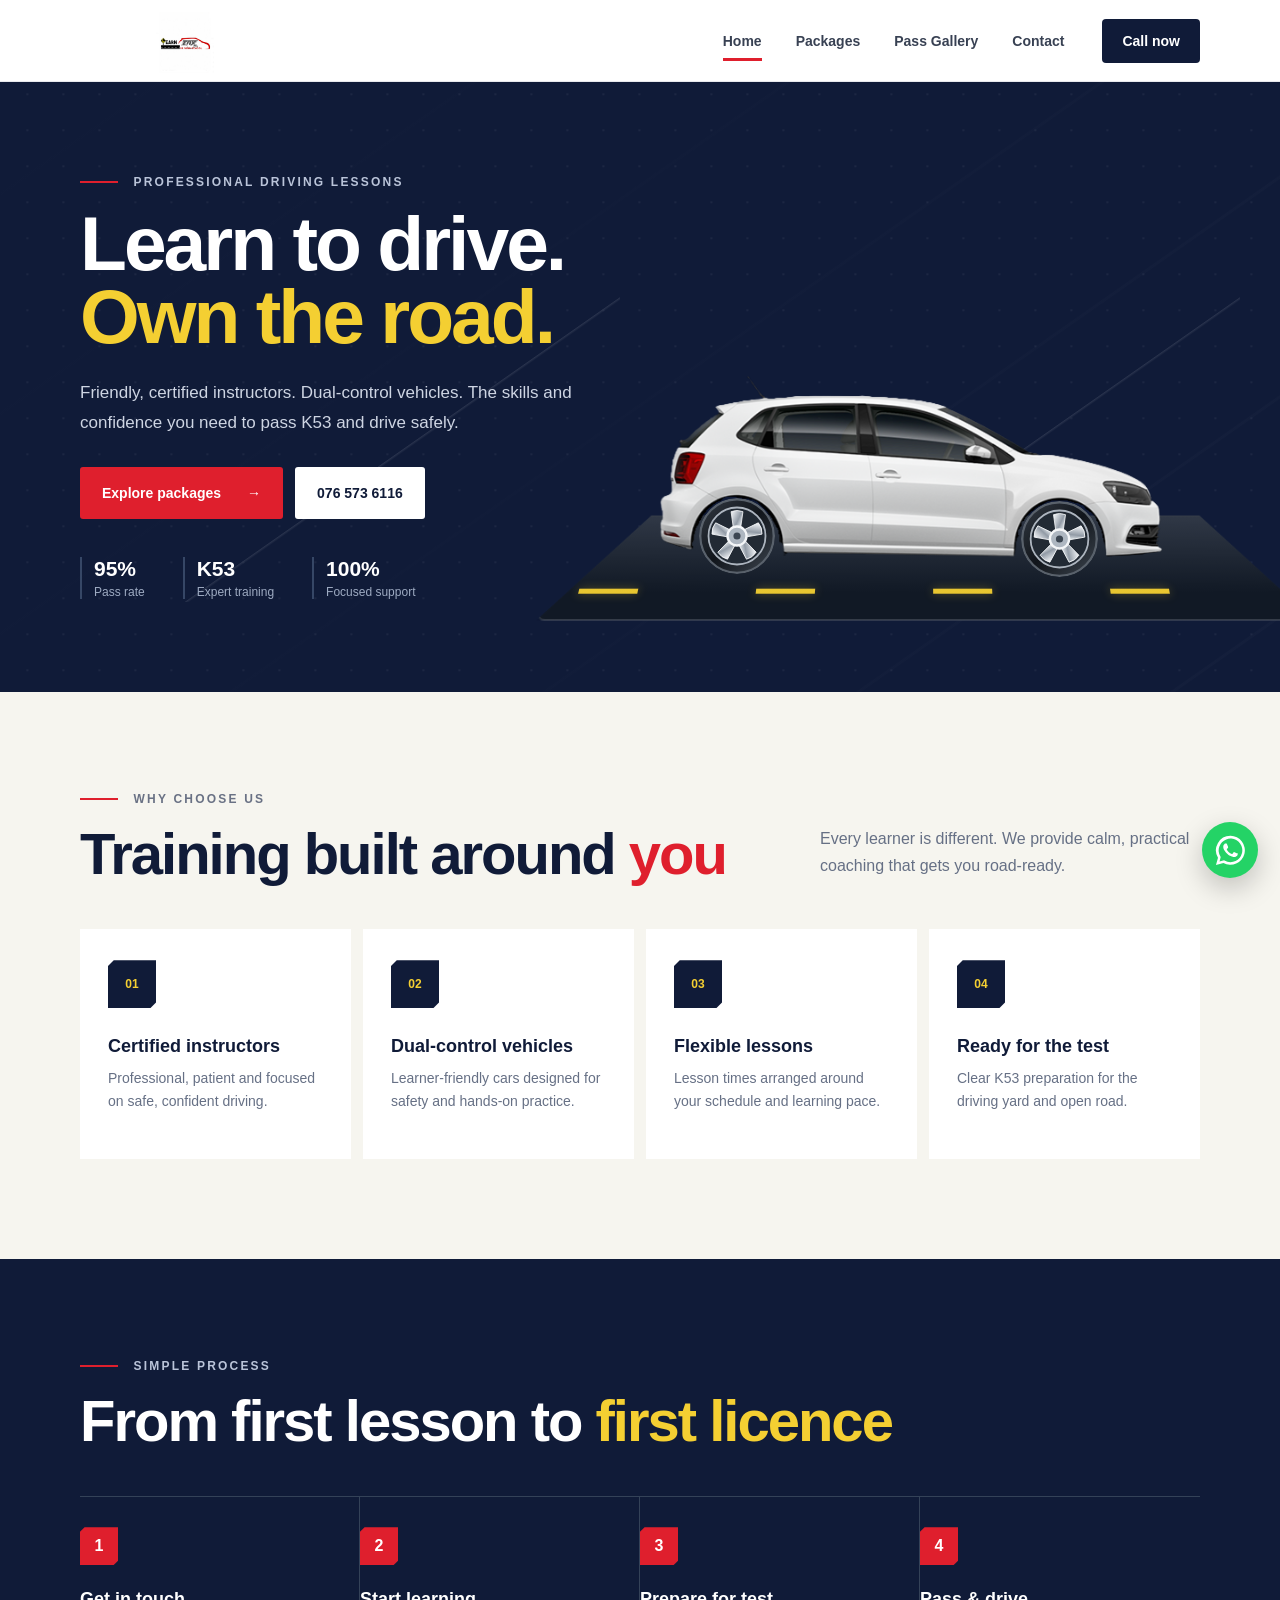
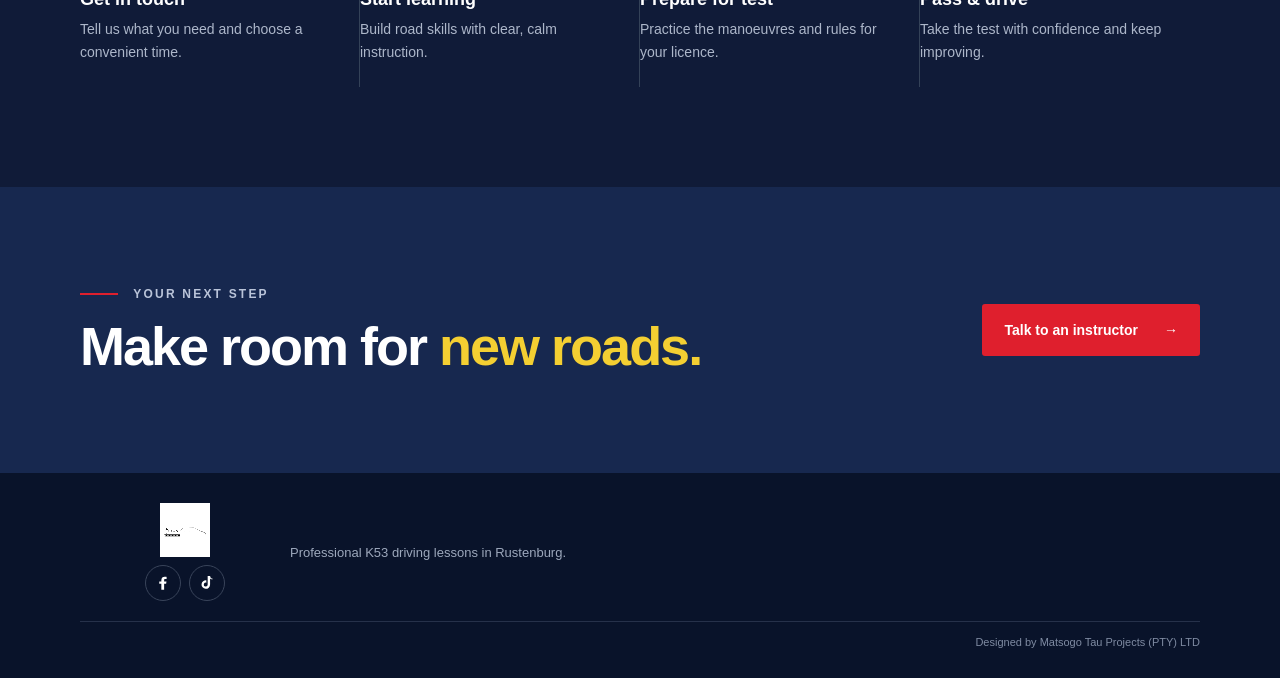
<file: index.html>
<!DOCTYPE html>
<html lang="en">
<head>
  <meta charset="UTF-8">
  <meta name="viewport" content="width=device-width, initial-scale=1.0">
  <meta name="theme-color" content="#101b38">
  <meta name="description" content="Fox Driving School offers professional learner training and K53 driving lessons in Rustenburg.">
  <title>Fox Driving School | Learn to Drive with Confidence</title>
  <link rel="stylesheet" href="styles.css?v=30">
</head>
<body>
  <header class="site-header">
    <div class="container nav-wrap">
      <a class="brand" href="index.html" aria-label="Fox Driving School home">
        <img src="assets/logo.png" alt="Fox Driving School">
      </a>
      <button class="menu-toggle" type="button" aria-expanded="false" aria-controls="main-nav" aria-label="Open menu">
        <span></span><span></span><span></span>
      </button>
      <nav id="main-nav" class="main-nav" aria-label="Main navigation">
        <a class="active" href="index.html" aria-current="page">Home</a>
        <a href="packages.html">Packages</a>
        <a href="pass-gallery.html">Pass Gallery</a>
        <a href="contact.html">Contact</a>
      </nav>
      <a class="nav-cta" href="tel:+27765736116">Call now</a>
    </div>
  </header>

  <main>
    <section id="home" class="hero">
      <div class="hero-lines" aria-hidden="true"></div>
      <div class="container hero-grid">
        <div class="hero-copy">
          <p class="eyebrow"><span></span> Professional driving lessons</p>
          <h1>Learn to drive.<br><em>Own the road.</em></h1>
          <p class="hero-lead">Friendly, certified instructors. Dual-control vehicles. The skills and confidence you need to pass K53 and drive safely.</p>
          <div class="hero-actions">
            <a class="btn btn-primary" href="packages.html">Explore packages <span aria-hidden="true">→</span></a>
            <a class="btn btn-secondary" href="tel:+27765736116">076 573 6116</a>
          </div>
          <div class="trust-row" aria-label="Fox Driving School highlights">
            <div><strong>95%</strong><span>Pass rate</span></div>
            <div><strong>K53</strong><span>Expert training</span></div>
            <div><strong>100%</strong><span>Focused support</span></div>
          </div>
        </div>
        <div class="hero-visual">
          <div class="road-track" aria-hidden="true"></div>
          <div class="hatchback-card" role="img" aria-label="White hatchback driving on the road">
            <img class="hero-car-image" src="assets/hero-car-body.png?v=1" alt="">
            <span class="wheel-spinner wheel-spinner-left" aria-hidden="true"><img src="assets/hero-wheel-alloy.svg?v=27" alt=""></span>
            <span class="wheel-spinner wheel-spinner-right" aria-hidden="true"><img src="assets/hero-wheel-alloy.svg?v=27" alt=""></span>
          </div>
        </div>
      </div>
    </section>

    <section id="why-us" class="why-section section">
      <div class="container">
        <div class="section-heading">
          <div>
            <p class="eyebrow dark"><span></span> Why choose us</p>
            <h2>Training built around <em>you</em></h2>
          </div>
          <p>Every learner is different. We provide calm, practical coaching that gets you road-ready.</p>
        </div>
        <div class="feature-grid">
          <article class="feature-card">
            <div class="feature-icon">01</div>
            <h3>Certified instructors</h3>
            <p>Professional, patient and focused on safe, confident driving.</p>
          </article>
          <article class="feature-card">
            <div class="feature-icon">02</div>
            <h3>Dual-control vehicles</h3>
            <p>Learner-friendly cars designed for safety and hands-on practice.</p>
          </article>
          <article class="feature-card">
            <div class="feature-icon">03</div>
            <h3>Flexible lessons</h3>
            <p>Lesson times arranged around your schedule and learning pace.</p>
          </article>
          <article class="feature-card">
            <div class="feature-icon">04</div>
            <h3>Ready for the test</h3>
            <p>Clear K53 preparation for the driving yard and open road.</p>
          </article>
        </div>
      </div>
    </section>

    <section id="process" class="process-section section">
      <div class="container">
        <div class="section-heading light-heading">
          <div>
            <p class="eyebrow"><span></span> Simple process</p>
            <h2>From first lesson to <em>first licence</em></h2>
          </div>
        </div>
        <div class="steps">
          <article><span>1</span><h3>Get in touch</h3><p>Tell us what you need and choose a convenient time.</p></article>
          <article><span>2</span><h3>Start learning</h3><p>Build road skills with clear, calm instruction.</p></article>
          <article><span>3</span><h3>Prepare for test</h3><p>Practice the manoeuvres and rules for your licence.</p></article>
          <article><span>4</span><h3>Pass & drive</h3><p>Take the test with confidence and keep improving.</p></article>
        </div>
      </div>
    </section>

    <section class="home-cta section">
      <div class="container home-cta-inner">
        <div><p class="eyebrow"><span></span> Your next step</p><h2>Make room for <em>new roads.</em></h2></div>
        <a class="btn btn-primary" href="contact.html">Talk to an instructor <span>→</span></a>
      </div>
    </section>
  </main>

  <footer>
    <div class="container footer-grid">
      <div class="footer-brand-group">
        <a class="brand footer-brand" href="index.html"><img src="assets/logo.png" alt="Fox Driving School"></a>
        <div class="footer-social">
          <a href="https://www.facebook.com/" aria-label="Facebook"><svg viewBox="0 0 24 24" aria-hidden="true"><path fill="currentColor" d="M13.5 21v-8h2.7l.4-3h-3.1V8.1c0-.9.3-1.5 1.6-1.5h1.7V3.9c-.3 0-1.4-.1-2.6-.1-2.6 0-4.4 1.6-4.4 4.5V10H7v3h2.8v8h3.7z"/></svg></a>
          <a href="https://www.tiktok.com/@fox_driving_school" aria-label="TikTok"><svg viewBox="0 0 24 24" aria-hidden="true"><path fill="currentColor" d="M19.6 7.1a5.7 5.7 0 0 1-3.5-1.2v8.2a5.7 5.7 0 1 1-5-5.7v3.2a2.6 2.6 0 1 0 1.8 2.5V2.5h3.2c.2 2 1.6 3.6 3.5 3.9v.7Z"/></svg></a>
        </div>
      </div>
      <p>Professional K53 driving lessons in Rustenburg.</p>
    </div>
    <div class="container footer-credit">Designed by Matsogo Tau Projects (PTY) LTD</div>
  </footer>

  <a class="whatsapp-float" href="https://wa.me/27765736116?text=Hello%20Fox%20Driving%20School!%20I%27d%20like%20to%20ask%20about%20driving%20lessons." target="_blank" rel="noopener" aria-label="Chat on WhatsApp">
    <svg viewBox="0 0 32 32" aria-hidden="true" focusable="false"><path fill="currentColor" d="M16 .8A15 15 0 0 0 3.1 23.5L1 31l7.7-2A15 15 0 1 0 16 .8Zm0 27.3a12.2 12.2 0 0 1-6.2-1.7l-.5-.3-4.6 1.2 1.2-4.5-.3-.5A12.2 12.2 0 1 1 16 28.1Zm6.7-9.2c-.4-.2-2.2-1.1-2.6-1.2-.3-.1-.6-.2-.8.2-.3.4-1 1.2-1.2 1.5-.2.2-.4.3-.8.1-.4-.2-1.6-.6-3-1.8-1.1-1-1.8-2.2-2-2.6-.2-.4 0-.6.2-.8l.6-.7.4-.7c.1-.3 0-.5 0-.7l-1.2-2.8c-.3-.7-.6-.6-.8-.6h-.7c-.3 0-.7.1-1 .5-.4.4-1.3 1.3-1.3 3.1s1.3 3.6 1.5 3.9c.2.3 2.6 4 6.2 5.5.9.4 1.6.6 2.1.7.9.3 1.8.2 2.4.1.7-.1 2.2-.9 2.5-1.7.3-.9.3-1.6.2-1.7-.1-.2-.4-.3-.8-.5Z"/></svg>
  </a>

  <script src="script.js"></script>
</body>
</html>
</file>
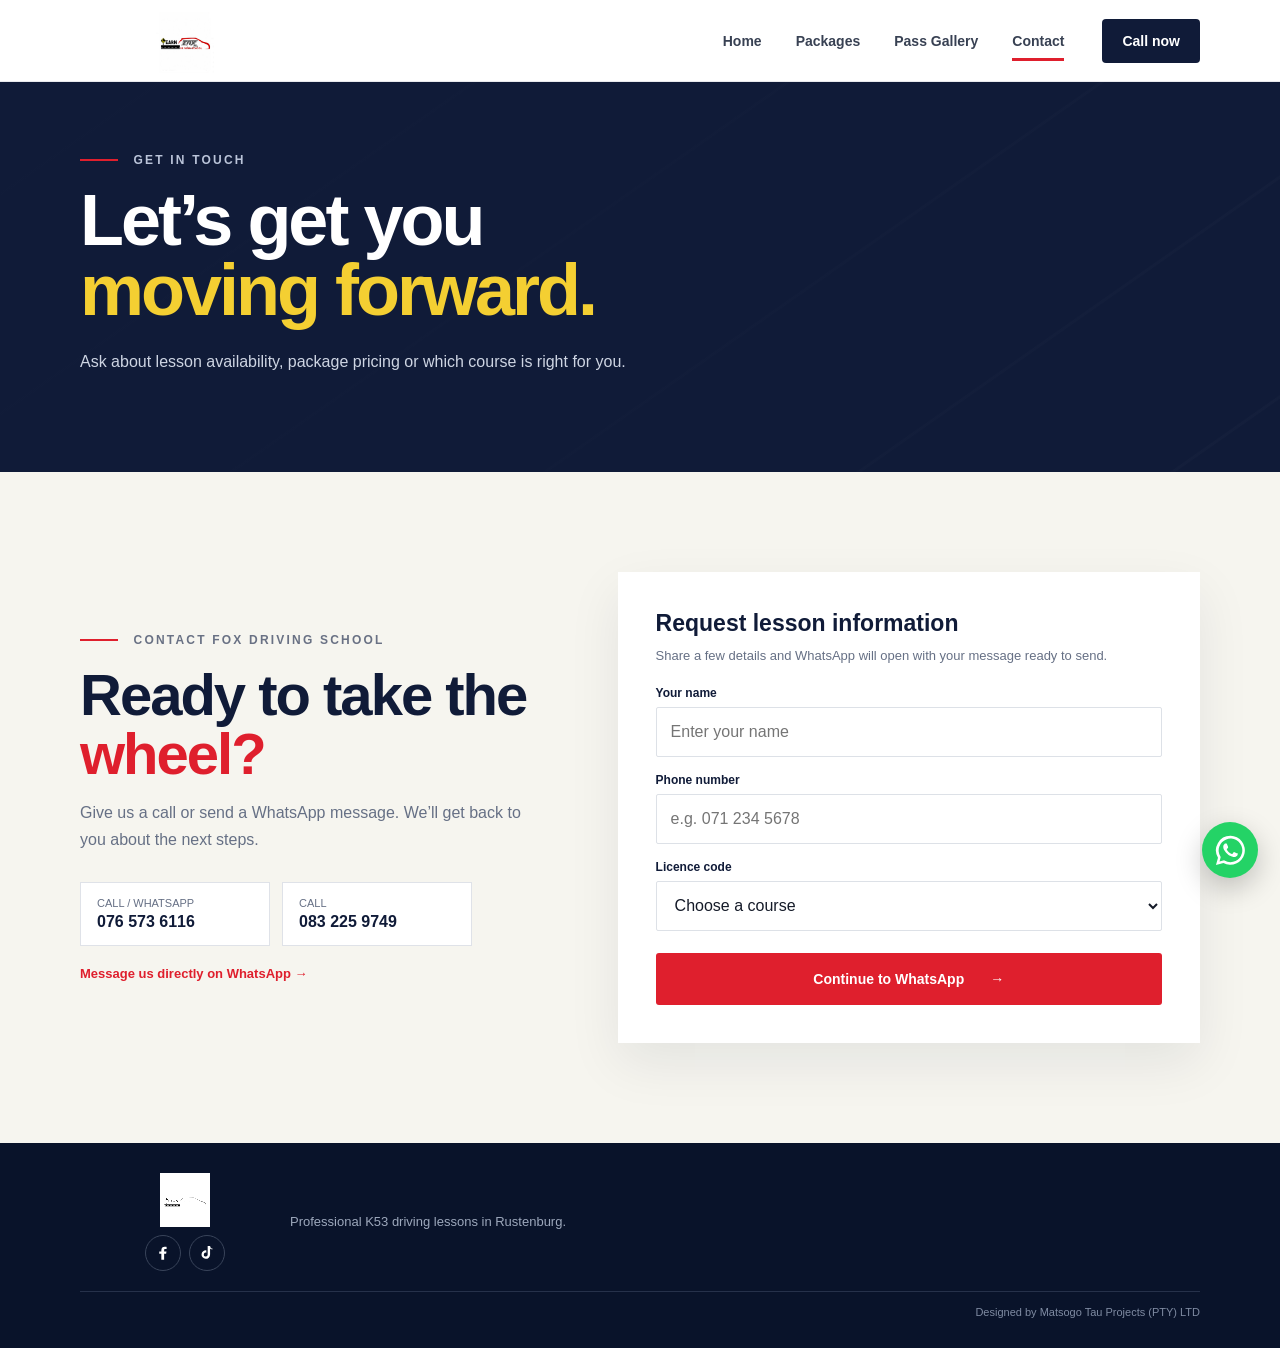
<file: contact.html>
<!DOCTYPE html>
<html lang="en">
<head>
  <meta charset="UTF-8">
  <meta name="viewport" content="width=device-width, initial-scale=1.0">
  <meta name="theme-color" content="#101b38">
  <meta name="description" content="Contact Fox Driving School in Rustenburg to ask about lesson times, driving packages and pricing.">
  <title>Contact & Book | Fox Driving School</title>
  <link rel="stylesheet" href="styles.css?v=30">
</head>
<body>
  <header class="site-header">
    <div class="container nav-wrap">
      <a class="brand" href="index.html" aria-label="Fox Driving School home"><img src="assets/logo.png" alt="Fox Driving School"></a>
      <button class="menu-toggle" type="button" aria-expanded="false" aria-controls="main-nav" aria-label="Open menu"><span></span><span></span><span></span></button>
      <nav id="main-nav" class="main-nav" aria-label="Main navigation">
        <a href="index.html">Home</a><a href="packages.html">Packages</a><a href="pass-gallery.html">Pass Gallery</a><a class="active" href="contact.html" aria-current="page">Contact</a>
      </nav>
      <a class="nav-cta" href="tel:+27765736116">Call now</a>
    </div>
  </header>
  <main>
    <section class="page-hero contact-hero">
      <div class="container page-hero-inner">
        <p class="eyebrow"><span></span> Get in touch</p>
        <h1>Let’s get you<br><em>moving forward.</em></h1>
        <p>Ask about lesson availability, package pricing or which course is right for you.</p>
      </div>
    </section>
    <section class="section contact-section">
      <div class="container contact-grid">
        <div class="contact-copy">
          <p class="eyebrow dark"><span></span> Contact Fox Driving School</p>
          <h2>Ready to take the <em>wheel?</em></h2>
          <p>Give us a call or send a WhatsApp message. We’ll get back to you about the next steps.</p>
          <div class="contact-details">
            <a href="tel:+27765736116"><span>Call / WhatsApp</span><strong>076 573 6116</strong></a>
            <a href="tel:+27832259749"><span>Call</span><strong>083 225 9749</strong></a>
          </div>
          <a class="contact-direct" href="https://wa.me/27765736116?text=Hello%20Fox%20Driving%20School!%20I%27d%20like%20to%20ask%20about%20driving%20lesson%20availability." target="_blank" rel="noopener">Message us directly on WhatsApp →</a>
        </div>
        <form id="booking-form" class="booking-form">
          <h3>Request lesson information</h3>
          <p>Share a few details and WhatsApp will open with your message ready to send.</p>
          <label><span>Your name</span><input name="name" type="text" placeholder="Enter your name" required></label>
          <label><span>Phone number</span><input name="phone" type="tel" placeholder="e.g. 071 234 5678" required></label>
          <label><span>Licence code</span><select name="course" required><option value="">Choose a course</option><option>K53 test preparation</option><option>Code 2 - Light motor vehicle</option><option>Code 8 - Standard motor vehicle</option><option>Code 10 - Heavy motor vehicle</option><option>Code 14 - Heavy combination vehicle</option></select></label>
          <button class="btn btn-primary" type="submit">Continue to WhatsApp <span>→</span></button>
        </form>
      </div>
    </section>
  </main>
  <footer><div class="container footer-grid"><div class="footer-brand-group"><a class="brand footer-brand" href="index.html"><img src="assets/logo.png" alt="Fox Driving School"></a><div class="footer-social"><a href="https://www.facebook.com/" aria-label="Facebook"><svg viewBox="0 0 24 24" aria-hidden="true"><path fill="currentColor" d="M13.5 21v-8h2.7l.4-3h-3.1V8.1c0-.9.3-1.5 1.6-1.5h1.7V3.9c-.3 0-1.4-.1-2.6-.1-2.6 0-4.4 1.6-4.4 4.5V10H7v3h2.8v8h3.7z"/></svg></a><a href="https://www.tiktok.com/@fox_driving_school" aria-label="TikTok"><svg viewBox="0 0 24 24" aria-hidden="true"><path fill="currentColor" d="M19.6 7.1a5.7 5.7 0 0 1-3.5-1.2v8.2a5.7 5.7 0 1 1-5-5.7v3.2a2.6 2.6 0 1 0 1.8 2.5V2.5h3.2c.2 2 1.6 3.6 3.5 3.9v.7Z"/></svg></a></div></div><p>Professional K53 driving lessons in Rustenburg.</p></div><div class="container footer-credit">Designed by Matsogo Tau Projects (PTY) LTD</div></footer>
  <a class="whatsapp-float" href="https://wa.me/27765736116?text=Hello%20Fox%20Driving%20School!%20I%27d%20like%20to%20ask%20about%20driving%20lessons." target="_blank" rel="noopener" aria-label="Chat on WhatsApp"><svg viewBox="0 0 32 32" aria-hidden="true" focusable="false"><path fill="currentColor" d="M16 .8A15 15 0 0 0 3.1 23.5L1 31l7.7-2A15 15 0 1 0 16 .8Zm0 27.3a12.2 12.2 0 0 1-6.2-1.7l-.5-.3-4.6 1.2 1.2-4.5-.3-.5A12.2 12.2 0 1 1 16 28.1Zm6.7-9.2c-.4-.2-2.2-1.1-2.6-1.2-.3-.1-.6-.2-.8.2-.3.4-1 1.2-1.2 1.5-.2.2-.4.3-.8.1-.4-.2-1.6-.6-3-1.8-1.1-1-1.8-2.2-2-2.6-.2-.4 0-.6.2-.8l.6-.7.4-.7c.1-.3 0-.5 0-.7l-1.2-2.8c-.3-.7-.6-.6-.8-.6h-.7c-.3 0-.7.1-1 .5-.4.4-1.3 1.3-1.3 3.1s1.3 3.6 1.5 3.9c.2.3 2.6 4 6.2 5.5.9.4 1.6.6 2.1.7.9.3 1.8.2 2.4.1.7-.1 2.2-.9 2.5-1.7.3-.9.3-1.6.2-1.7-.1-.2-.4-.3-.8-.5Z"/></svg></a>
  <script src="script.js"></script>
</body>
</html>
</file>
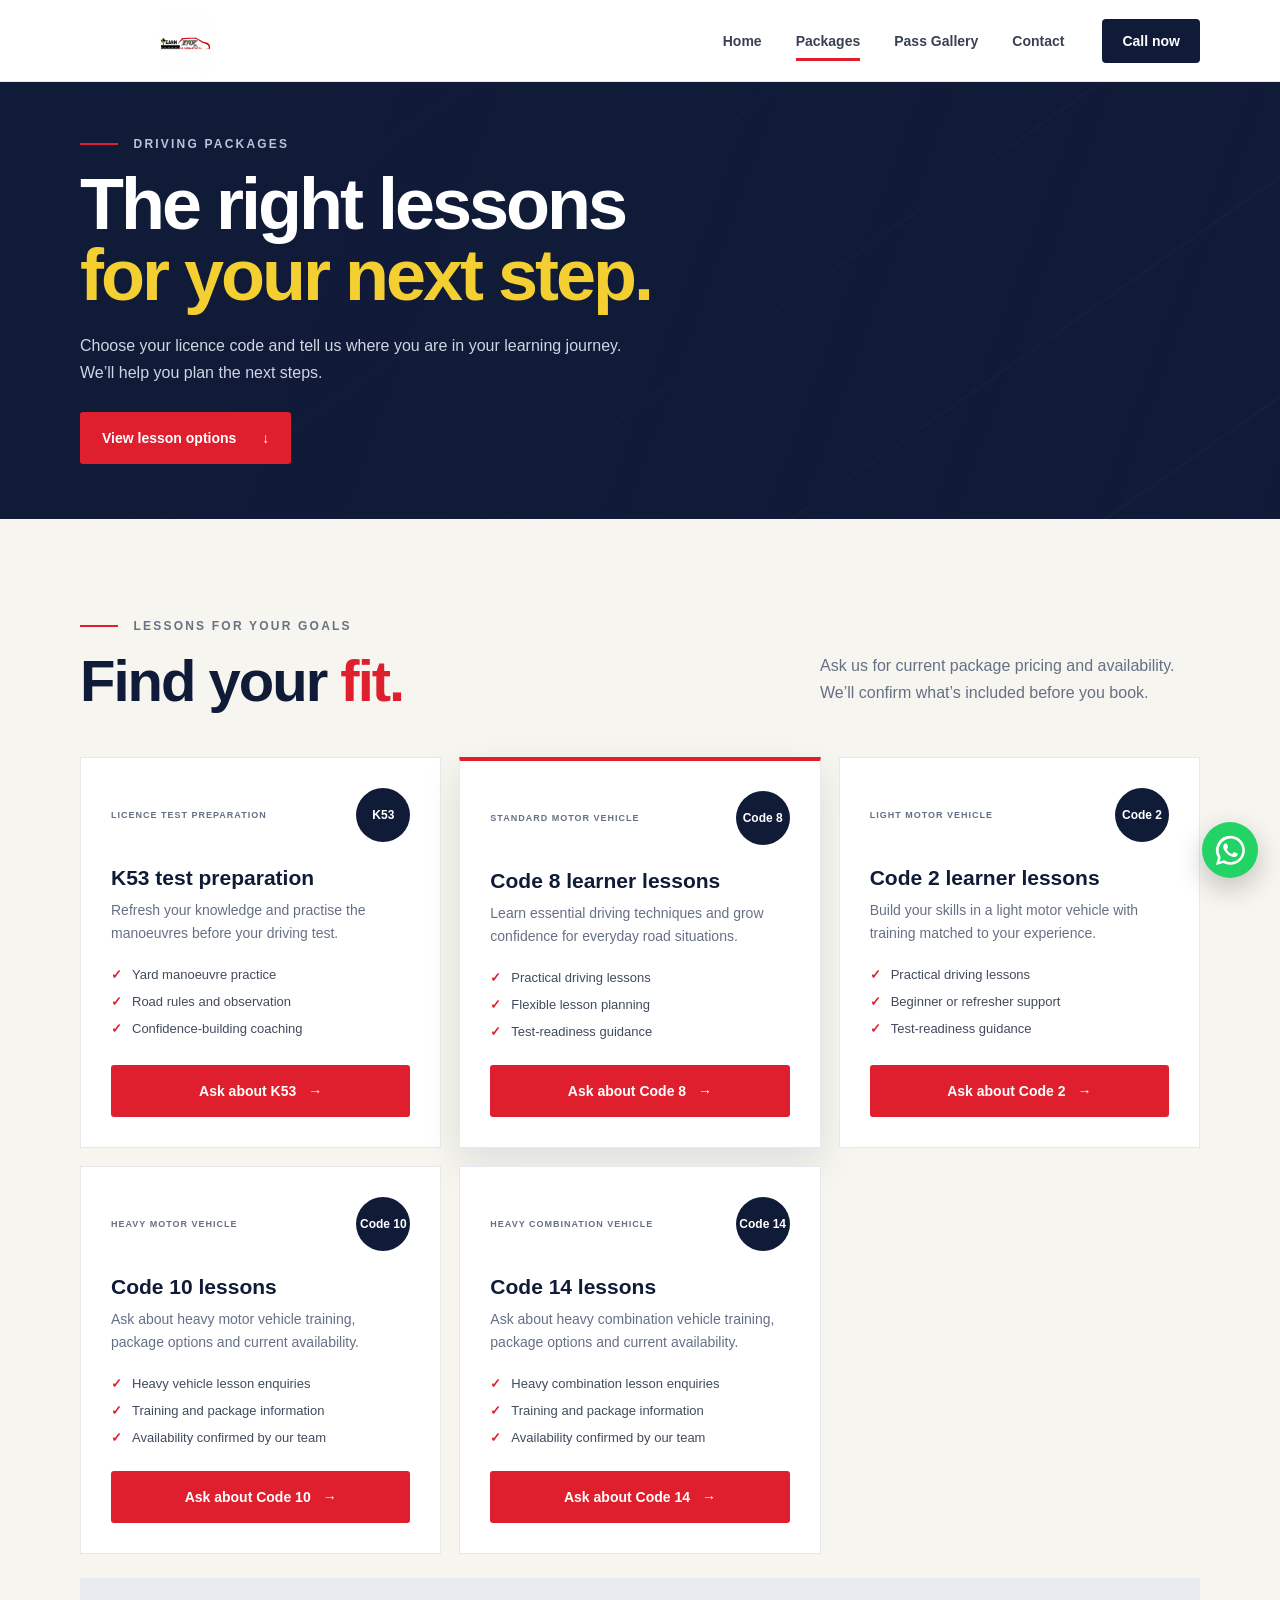
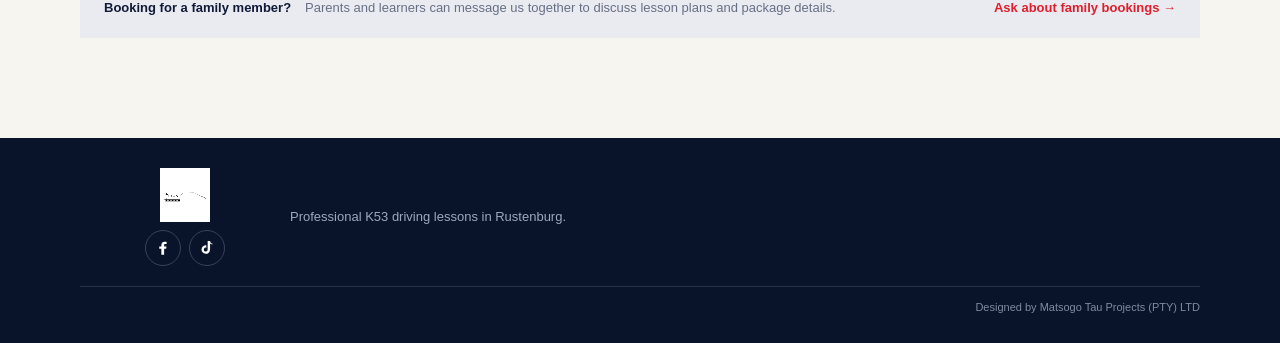
<file: packages.html>
<!DOCTYPE html>
<html lang="en">
<head>
  <meta charset="UTF-8">
  <meta name="viewport" content="width=device-width, initial-scale=1.0">
  <meta name="theme-color" content="#101b38">
  <meta name="description" content="Explore Code 2, Code 8, Code 10, Code 14 and K53 driving lesson packages from Fox Driving School in Rustenburg.">
  <title>Driving Packages | Fox Driving School</title>
  <link rel="stylesheet" href="styles.css?v=30">
</head>
<body>
  <header class="site-header">
    <div class="container nav-wrap">
      <a class="brand" href="index.html" aria-label="Fox Driving School home"><img src="assets/logo.png" alt="Fox Driving School"></a>
      <button class="menu-toggle" type="button" aria-expanded="false" aria-controls="main-nav" aria-label="Open menu"><span></span><span></span><span></span></button>
      <nav id="main-nav" class="main-nav" aria-label="Main navigation">
        <a href="index.html">Home</a><a class="active" href="packages.html" aria-current="page">Packages</a><a href="pass-gallery.html">Pass Gallery</a><a href="contact.html">Contact</a>
      </nav>
      <a class="nav-cta" href="tel:+27765736116">Call now</a>
    </div>
  </header>
  <main>
    <section class="page-hero">
      <div class="container page-hero-inner">
        <p class="eyebrow"><span></span> Driving packages</p>
        <h1>The right lessons<br><em>for your next step.</em></h1>
        <p>Choose your licence code and tell us where you are in your learning journey. We’ll help you plan the next steps.</p>
        <a class="btn btn-primary" href="#packages">View lesson options <span>↓</span></a>
      </div>
    </section>
    <section id="packages" class="section packages-section">
      <div class="container">
        <div class="section-heading">
          <div><p class="eyebrow dark"><span></span> Lessons for your goals</p><h2>Find your <em>fit.</em></h2></div>
          <p>Ask us for current package pricing and availability. We’ll confirm what’s included before you book.</p>
        </div>
        <div class="package-grid">
          <article class="package-card">
            <div class="package-card-top"><span class="package-tag">LICENCE TEST PREPARATION</span><div class="course-code">K53</div></div>
            <h3>K53 test preparation</h3>
            <p>Refresh your knowledge and practise the manoeuvres before your driving test.</p>
            <ul><li>Yard manoeuvre practice</li><li>Road rules and observation</li><li>Confidence-building coaching</li></ul>
            <a class="btn btn-primary" href="https://wa.me/27765736116?text=Hello%20Fox%20Driving%20School!%20Please%20send%20me%20your%20K53%20test%20preparation%20packages%2C%20pricing%20and%20availability." target="_blank" rel="noopener">Ask about K53 <span>→</span></a>
          </article>
          <article class="package-card package-featured">
            <div class="package-card-top"><span class="package-tag">STANDARD MOTOR VEHICLE</span><div class="course-code">Code 8</div></div>
            <h3>Code 8 learner lessons</h3>
            <p>Learn essential driving techniques and grow confidence for everyday road situations.</p>
            <ul><li>Practical driving lessons</li><li>Flexible lesson planning</li><li>Test-readiness guidance</li></ul>
            <a class="btn btn-primary" href="https://wa.me/27765736116?text=Hello%20Fox%20Driving%20School!%20Please%20send%20me%20your%20Code%208%20lesson%20packages%2C%20pricing%20and%20availability." target="_blank" rel="noopener">Ask about Code 8 <span>→</span></a>
          </article>
          <article class="package-card">
            <div class="package-card-top"><span class="package-tag">LIGHT MOTOR VEHICLE</span><div class="course-code">Code 2</div></div>
            <h3>Code 2 learner lessons</h3>
            <p>Build your skills in a light motor vehicle with training matched to your experience.</p>
            <ul><li>Practical driving lessons</li><li>Beginner or refresher support</li><li>Test-readiness guidance</li></ul>
            <a class="btn btn-primary" href="https://wa.me/27765736116?text=Hello%20Fox%20Driving%20School!%20Please%20send%20me%20your%20Code%202%20lesson%20packages%2C%20pricing%20and%20availability." target="_blank" rel="noopener">Ask about Code 2 <span>→</span></a>
          </article>
          <article class="package-card">
            <div class="package-card-top"><span class="package-tag">HEAVY MOTOR VEHICLE</span><div class="course-code">Code 10</div></div>
            <h3>Code 10 lessons</h3>
            <p>Ask about heavy motor vehicle training, package options and current availability.</p>
            <ul><li>Heavy vehicle lesson enquiries</li><li>Training and package information</li><li>Availability confirmed by our team</li></ul>
            <a class="btn btn-primary" href="https://wa.me/27765736116?text=Hello%20Fox%20Driving%20School!%20Please%20send%20me%20your%20Code%2010%20heavy%20motor%20vehicle%20lesson%20packages%2C%20pricing%20and%20availability." target="_blank" rel="noopener">Ask about Code 10 <span>→</span></a>
          </article>
          <article class="package-card">
            <div class="package-card-top"><span class="package-tag">HEAVY COMBINATION VEHICLE</span><div class="course-code">Code 14</div></div>
            <h3>Code 14 lessons</h3>
            <p>Ask about heavy combination vehicle training, package options and current availability.</p>
            <ul><li>Heavy combination lesson enquiries</li><li>Training and package information</li><li>Availability confirmed by our team</li></ul>
            <a class="btn btn-primary" href="https://wa.me/27765736116?text=Hello%20Fox%20Driving%20School!%20Please%20send%20me%20your%20Code%2014%20heavy%20combination%20vehicle%20lesson%20packages%2C%20pricing%20and%20availability." target="_blank" rel="noopener">Ask about Code 14 <span>→</span></a>
          </article>
        </div>
        <div class="package-note"><strong>Booking for a family member?</strong><span>Parents and learners can message us together to discuss lesson plans and package details.</span><a href="https://wa.me/27765736116?text=Hello%20Fox%20Driving%20School!%20I%27m%20a%20parent%20asking%20about%20lesson%20packages%20for%20a%20learner.%20Please%20share%20your%20pricing%20and%20what%20is%20included." target="_blank" rel="noopener">Ask about family bookings →</a></div>
      </div>
    </section>
  </main>
  <footer><div class="container footer-grid"><div class="footer-brand-group"><a class="brand footer-brand" href="index.html"><img src="assets/logo.png" alt="Fox Driving School"></a><div class="footer-social"><a href="https://www.facebook.com/" aria-label="Facebook"><svg viewBox="0 0 24 24" aria-hidden="true"><path fill="currentColor" d="M13.5 21v-8h2.7l.4-3h-3.1V8.1c0-.9.3-1.5 1.6-1.5h1.7V3.9c-.3 0-1.4-.1-2.6-.1-2.6 0-4.4 1.6-4.4 4.5V10H7v3h2.8v8h3.7z"/></svg></a><a href="https://www.tiktok.com/@fox_driving_school" aria-label="TikTok"><svg viewBox="0 0 24 24" aria-hidden="true"><path fill="currentColor" d="M19.6 7.1a5.7 5.7 0 0 1-3.5-1.2v8.2a5.7 5.7 0 1 1-5-5.7v3.2a2.6 2.6 0 1 0 1.8 2.5V2.5h3.2c.2 2 1.6 3.6 3.5 3.9v.7Z"/></svg></a></div></div><p>Professional K53 driving lessons in Rustenburg.</p></div><div class="container footer-credit">Designed by Matsogo Tau Projects (PTY) LTD</div></footer>
  <a class="whatsapp-float" href="https://wa.me/27765736116?text=Hello%20Fox%20Driving%20School!%20I%27d%20like%20to%20ask%20about%20driving%20packages." target="_blank" rel="noopener" aria-label="Chat on WhatsApp"><svg viewBox="0 0 32 32" aria-hidden="true" focusable="false"><path fill="currentColor" d="M16 .8A15 15 0 0 0 3.1 23.5L1 31l7.7-2A15 15 0 1 0 16 .8Zm0 27.3a12.2 12.2 0 0 1-6.2-1.7l-.5-.3-4.6 1.2 1.2-4.5-.3-.5A12.2 12.2 0 1 1 16 28.1Zm6.7-9.2c-.4-.2-2.2-1.1-2.6-1.2-.3-.1-.6-.2-.8.2-.3.4-1 1.2-1.2 1.5-.2.2-.4.3-.8.1-.4-.2-1.6-.6-3-1.8-1.1-1-1.8-2.2-2-2.6-.2-.4 0-.6.2-.8l.6-.7.4-.7c.1-.3 0-.5 0-.7l-1.2-2.8c-.3-.7-.6-.6-.8-.6h-.7c-.3 0-.7.1-1 .5-.4.4-1.3 1.3-1.3 3.1s1.3 3.6 1.5 3.9c.2.3 2.6 4 6.2 5.5.9.4 1.6.6 2.1.7.9.3 1.8.2 2.4.1.7-.1 2.2-.9 2.5-1.7.3-.9.3-1.6.2-1.7-.1-.2-.4-.3-.8-.5Z"/></svg></a>
  <script src="script.js"></script>
</body>
</html>
</file>
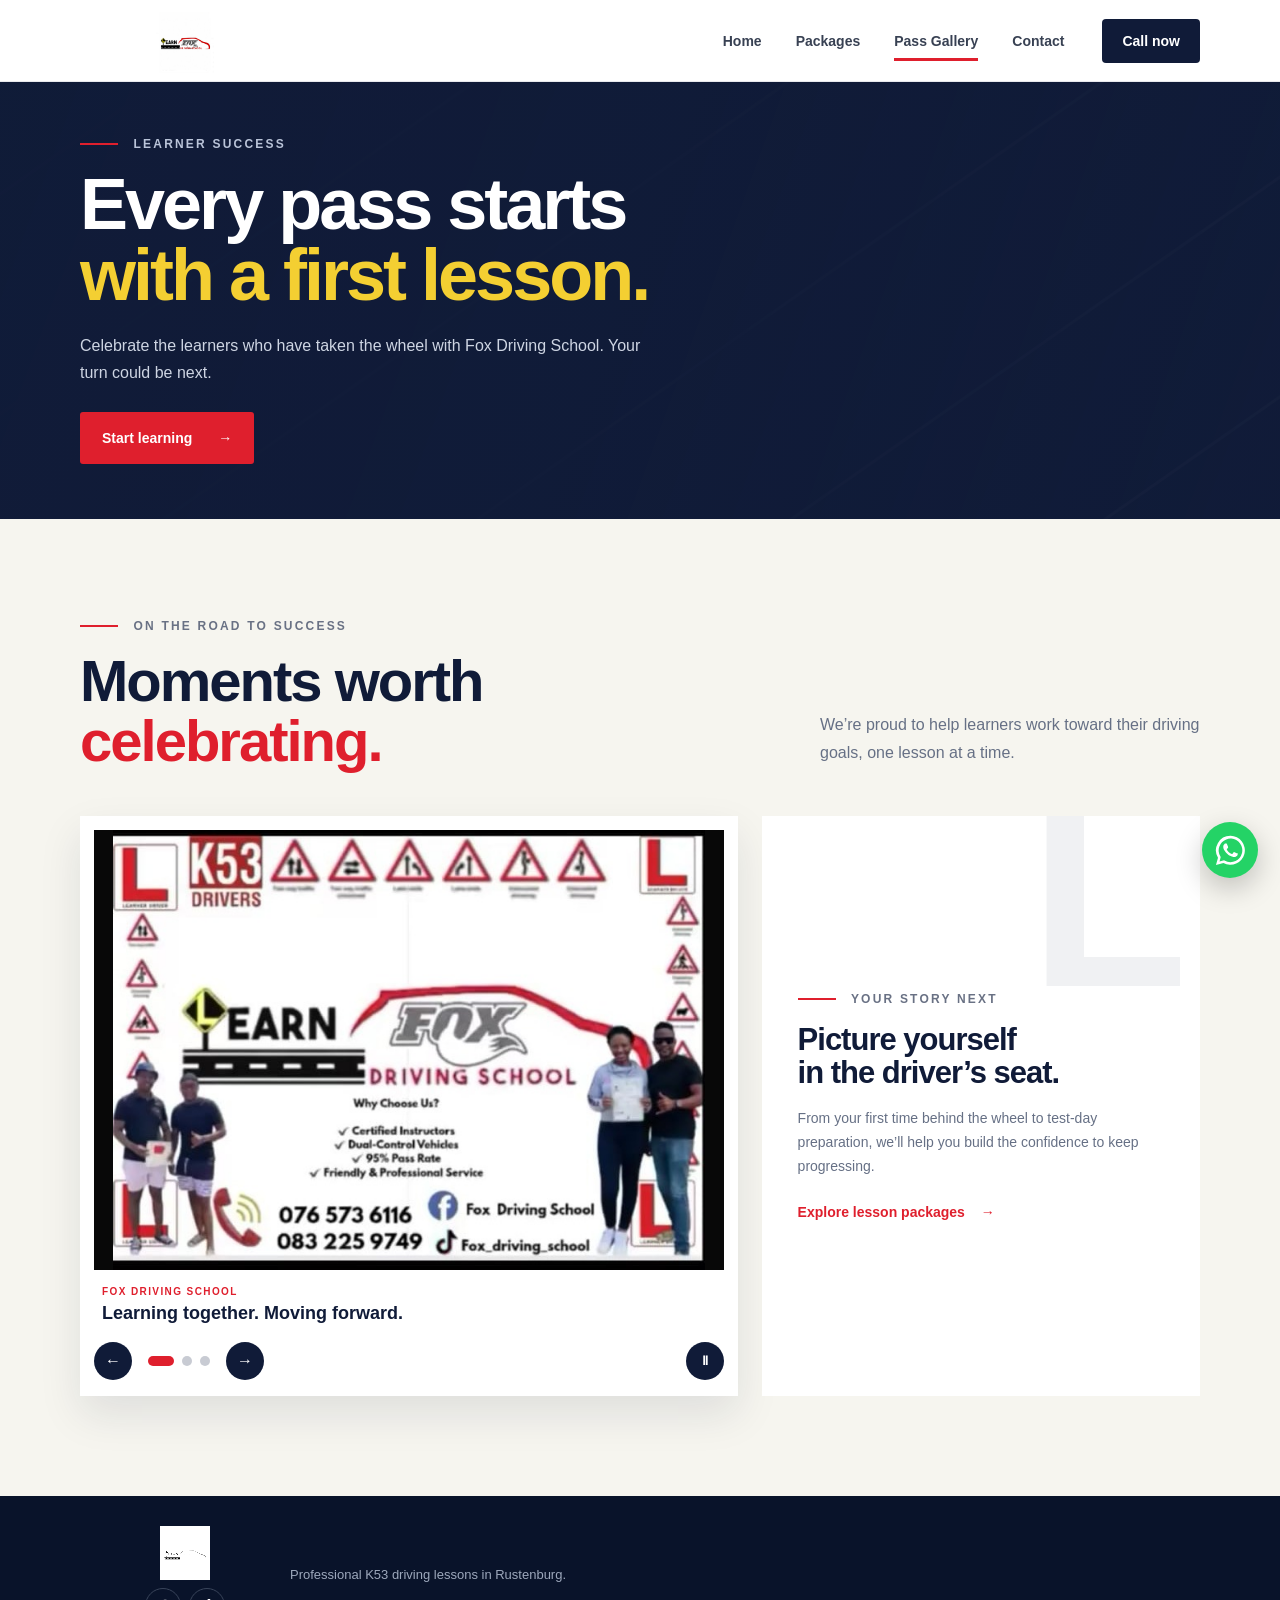
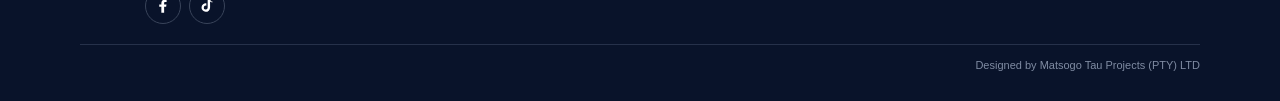
<file: pass-gallery.html>
<!DOCTYPE html>
<html lang="en">
<head>
  <meta charset="UTF-8">
  <meta name="viewport" content="width=device-width, initial-scale=1.0">
  <meta name="theme-color" content="#101b38">
  <meta name="description" content="See learner success from Fox Driving School and start your own driving journey in Rustenburg.">
  <title>Pass Gallery | Fox Driving School</title>
  <link rel="stylesheet" href="styles.css?v=30">
</head>
<body>
  <header class="site-header">
    <div class="container nav-wrap">
      <a class="brand" href="index.html" aria-label="Fox Driving School home"><img src="assets/logo.png" alt="Fox Driving School"></a>
      <button class="menu-toggle" type="button" aria-expanded="false" aria-controls="main-nav" aria-label="Open menu"><span></span><span></span><span></span></button>
      <nav id="main-nav" class="main-nav" aria-label="Main navigation">
        <a href="index.html">Home</a><a href="packages.html">Packages</a><a class="active" href="pass-gallery.html" aria-current="page">Pass Gallery</a><a href="contact.html">Contact</a>
      </nav>
      <a class="nav-cta" href="tel:+27765736116">Call now</a>
    </div>
  </header>
  <main>
    <section class="page-hero gallery-hero">
      <div class="container page-hero-inner">
        <p class="eyebrow"><span></span> Learner success</p>
        <h1>Every pass starts<br><em>with a first lesson.</em></h1>
        <p>Celebrate the learners who have taken the wheel with Fox Driving School. Your turn could be next.</p>
        <a class="btn btn-primary" href="contact.html">Start learning <span>→</span></a>
      </div>
    </section>
    <section class="section gallery-section">
      <div class="container">
        <div class="section-heading">
          <div><p class="eyebrow dark"><span></span> On the road to success</p><h2>Moments worth <em>celebrating.</em></h2></div>
          <p>We’re proud to help learners work toward their driving goals, one lesson at a time.</p>
        </div>
        <div class="gallery-grid">
          <div class="gallery-carousel" aria-label="Learner success slideshow" aria-roledescription="carousel">
            <div class="gallery-slides" aria-live="off">
              <figure class="gallery-feature is-active" role="group" aria-roledescription="slide" aria-label="1 of 3">
                <img src="assets/fox-pass-gallery.jpg" alt="Fox Driving School learner and instructor pass-day moments">
                <figcaption><span>FOX DRIVING SCHOOL</span><strong>Learning together. Moving forward.</strong></figcaption>
              </figure>
              <figure class="gallery-feature" role="group" aria-roledescription="slide" aria-label="2 of 3" hidden>
                <img src="assets/fox-pass-learners-left.jpg" alt="Two Fox Driving School learners celebrating with their certificates">
                <figcaption><span>LEARNER MILESTONES</span><strong>Celebrate every step forward.</strong></figcaption>
              </figure>
              <figure class="gallery-feature" role="group" aria-roledescription="slide" aria-label="3 of 3" hidden>
                <img src="assets/fox-pass-learners-right.jpg" alt="A learner celebrating with a Fox Driving School instructor">
                <figcaption><span>PROUD MOMENTS</span><strong>Confidence earned, one lesson at a time.</strong></figcaption>
              </figure>
            </div>
            <div class="gallery-controls">
              <button class="gallery-arrow" type="button" data-slide-step="-1" aria-label="Previous photo">←</button>
              <div class="gallery-dots" aria-label="Choose a photo">
                <button class="gallery-dot is-active" type="button" aria-label="Show photo 1" aria-current="true"></button>
                <button class="gallery-dot" type="button" aria-label="Show photo 2"></button>
                <button class="gallery-dot" type="button" aria-label="Show photo 3"></button>
              </div>
              <button class="gallery-arrow" type="button" data-slide-step="1" aria-label="Next photo">→</button>
              <button class="gallery-play-toggle" type="button" aria-label="Pause slideshow">Ⅱ</button>
            </div>
          </div>
          <aside class="gallery-message">
            <div class="gallery-mark">L</div>
            <p class="eyebrow dark"><span></span> Your story next</p>
            <h3>Picture yourself<br>in the driver’s seat.</h3>
            <p>From your first time behind the wheel to test-day preparation, we’ll help you build the confidence to keep progressing.</p>
            <a class="text-link" href="packages.html">Explore lesson packages <span>→</span></a>
          </aside>
        </div>
      </div>
    </section>
  </main>
  <footer><div class="container footer-grid"><div class="footer-brand-group"><a class="brand footer-brand" href="index.html"><img src="assets/logo.png" alt="Fox Driving School"></a><div class="footer-social"><a href="https://www.facebook.com/" aria-label="Facebook"><svg viewBox="0 0 24 24" aria-hidden="true"><path fill="currentColor" d="M13.5 21v-8h2.7l.4-3h-3.1V8.1c0-.9.3-1.5 1.6-1.5h1.7V3.9c-.3 0-1.4-.1-2.6-.1-2.6 0-4.4 1.6-4.4 4.5V10H7v3h2.8v8h3.7z"/></svg></a><a href="https://www.tiktok.com/@fox_driving_school" aria-label="TikTok"><svg viewBox="0 0 24 24" aria-hidden="true"><path fill="currentColor" d="M19.6 7.1a5.7 5.7 0 0 1-3.5-1.2v8.2a5.7 5.7 0 1 1-5-5.7v3.2a2.6 2.6 0 1 0 1.8 2.5V2.5h3.2c.2 2 1.6 3.6 3.5 3.9v.7Z"/></svg></a></div></div><p>Professional K53 driving lessons in Rustenburg.</p></div><div class="container footer-credit">Designed by Matsogo Tau Projects (PTY) LTD</div></footer>
  <a class="whatsapp-float" href="https://wa.me/27765736116?text=Hello%20Fox%20Driving%20School!%20I%27m%20ready%20to%20start%20my%20driving%20lessons." target="_blank" rel="noopener" aria-label="Chat on WhatsApp"><svg viewBox="0 0 32 32" aria-hidden="true" focusable="false"><path fill="currentColor" d="M16 .8A15 15 0 0 0 3.1 23.5L1 31l7.7-2A15 15 0 1 0 16 .8Zm0 27.3a12.2 12.2 0 0 1-6.2-1.7l-.5-.3-4.6 1.2 1.2-4.5-.3-.5A12.2 12.2 0 1 1 16 28.1Zm6.7-9.2c-.4-.2-2.2-1.1-2.6-1.2-.3-.1-.6-.2-.8.2-.3.4-1 1.2-1.2 1.5-.2.2-.4.3-.8.1-.4-.2-1.6-.6-3-1.8-1.1-1-1.8-2.2-2-2.6-.2-.4 0-.6.2-.8l.6-.7.4-.7c.1-.3 0-.5 0-.7l-1.2-2.8c-.3-.7-.6-.6-.8-.6h-.7c-.3 0-.7.1-1 .5-.4.4-1.3 1.3-1.3 3.1s1.3 3.6 1.5 3.9c.2.3 2.6 4 6.2 5.5.9.4 1.6.6 2.1.7.9.3 1.8.2 2.4.1.7-.1 2.2-.9 2.5-1.7.3-.9.3-1.6.2-1.7-.1-.2-.4-.3-.8-.5Z"/></svg></a>
  <script src="script.js"></script>
</body>
</html>
</file>
<file: styles.css>
:root {
  --navy: #101b38;
  --navy-2: #17284f;
  --red: #df1f2d;
  --yellow: #f4cf32;
  --cream: #f6f5ef;
  --ink: #151b29;
  --muted: #667085;
  --white: #fff;
}

* { box-sizing: border-box; }
html { scroll-behavior: smooth; }
body {
  margin: 0;
  font-family: Arial, Helvetica, sans-serif;
  color: var(--ink);
  background: var(--white);
}
img { max-width: 100%; display: block; }
a { color: inherit; text-decoration: none; }
.container { width: min(1120px, calc(100% - 40px)); margin-inline: auto; }
.section { padding: 100px 0; }
.page-hero {
  min-height: 390px;
  display: flex;
  align-items: center;
  color: var(--white);
  background:
    linear-gradient(110deg, rgba(16, 27, 56, .98) 0%, rgba(16, 27, 56, .93) 48%, rgba(16, 27, 56, .76) 100%),
    repeating-linear-gradient(145deg, transparent 0 90px, rgba(255,255,255,.07) 91px 93px, transparent 94px 180px),
    var(--navy);
}
.page-hero-inner { padding-top: 55px; padding-bottom: 55px; }
.page-hero h1 { margin: 0; font-size: clamp(44px, 6vw, 72px); line-height: .98; letter-spacing: -3px; }
.page-hero h1 em { color: var(--yellow); font-style: normal; }
.page-hero-inner > p:not(.eyebrow) { max-width: 580px; color: #ced5e3; line-height: 1.7; font-size: 16px; margin: 22px 0 26px; }
.page-hero .btn { width: fit-content; }

.site-header {
  height: 82px;
  background: var(--white);
  border-bottom: 1px solid #e8e9ed;
  position: sticky;
  top: 0;
  z-index: 50;
}
.nav-wrap { height: 100%; display: flex; align-items: center; }
.brand { width: 210px; height: 64px; display: flex; align-items: center; }
.brand img { width: 100%; height: 100%; object-fit: contain; }
.main-nav { display: flex; align-items: center; gap: 34px; margin-left: auto; }
.main-nav a { font-size: 14px; font-weight: 700; color: #384153; position: relative; }
.main-nav a::after {
  content: "";
  position: absolute;
  left: 0;
  right: 100%;
  bottom: -12px;
  height: 3px;
  background: var(--red);
  transition: .25s;
}
.main-nav a:hover::after, .main-nav a.active::after { right: 0; }
.nav-cta {
  margin-left: 38px;
  background: var(--navy);
  color: var(--white);
  border-radius: 4px;
  padding: 14px 20px;
  font-size: 14px;
  font-weight: 800;
}
.menu-toggle { display: none; }

.hero {
  min-height: 610px;
  background:
    linear-gradient(110deg, rgba(16, 27, 56, .98) 0%, rgba(16, 27, 56, .93) 48%, rgba(16, 27, 56, .76) 100%),
    repeating-linear-gradient(145deg, transparent 0 90px, rgba(255,255,255,.07) 91px 93px, transparent 94px 180px),
    var(--navy);
  color: var(--white);
  position: relative;
  overflow: hidden;
}
.hero-lines {
  position: absolute;
  inset: 0;
  z-index: 0;
  opacity: .18;
  background:
    radial-gradient(ellipse at 76% 34%, rgba(255,255,255,.35), transparent 2px) 0 0 / 36px 36px,
    linear-gradient(145deg, transparent 0 68%, rgba(255,255,255,.55) 68.1%, transparent 68.4%) 0 0 / 620px 520px;
}
.hero-grid {
  min-height: 610px;
  display: grid;
  grid-template-columns: 51% 49%;
  align-items: center;
  position: relative;
  z-index: 2;
}
.eyebrow {
  margin: 0 0 18px;
  text-transform: uppercase;
  letter-spacing: 2.2px;
  font-size: 12px;
  font-weight: 900;
  color: #bac4d9;
}
.eyebrow span { width: 38px; height: 2px; background: var(--red); display: inline-block; margin: 0 10px 3px 0; }
.eyebrow.dark { color: #697184; }
.eyebrow.dark span { background: var(--red); }
.hero h1, .section-heading h2, .courses-copy h2, .contact-copy h2 {
  margin: 0;
  font-size: clamp(48px, 6vw, 78px);
  line-height: .96;
  letter-spacing: -3px;
}
.hero h1 em, h2 em {
  color: var(--yellow);
  font-style: normal;
}
.hero-lead { max-width: 570px; color: #ced5e3; line-height: 1.75; font-size: 17px; margin: 24px 0 30px; }
.hero-actions { display: flex; gap: 12px; }
.btn {
  min-height: 52px;
  display: inline-flex;
  align-items: center;
  justify-content: center;
  gap: 26px;
  border: 0;
  border-radius: 3px;
  padding: 0 22px;
  font-weight: 900;
  font-size: 14px;
  cursor: pointer;
}
.btn-primary { background: var(--red); color: var(--white); }
.btn-secondary { background: var(--white); color: var(--navy); }
.trust-row { display: flex; gap: 38px; margin-top: 38px; }
.trust-row div { display: flex; flex-direction: column; border-left: 2px solid #364766; padding-left: 12px; }
.trust-row strong { font-size: 21px; }
.trust-row span { color: #9eabc2; font-size: 12px; margin-top: 4px; }

.hero-visual { height: 510px; position: relative; }
.road-track {
  position: absolute;
  z-index: 0;
  right: -100px;
  bottom: 22px;
  width: calc(100% + 200px);
  height: 108px;
  overflow: hidden;
  border: 1px solid rgba(255,255,255,.16);
  border-radius: 8px;
  background: linear-gradient(180deg, #303846, #111925 75%);
  box-shadow: 0 18px 30px rgba(3,9,25,.35);
  clip-path: polygon(12% 0, 88% 0, 100% 100%, 0 100%);
  transform: perspective(340px) rotateX(14deg);
}
.road-track::after {
  content: "";
  position: absolute;
  top: 72%;
  left: -50%;
  width: 200%;
  height: 5px;
  background: repeating-linear-gradient(90deg, transparent 0 58px, rgba(244,207,50,.95) 58px 116px, transparent 116px 174px);
  animation: road-scroll .7s linear infinite;
  filter: drop-shadow(0 0 5px rgba(244,207,50,.35));
}
.hatchback-card {
  position: absolute;
  left: 0;
  bottom: 58px;
  width: min(520px, 100%);
  aspect-ratio: 584 / 250;
  animation: hatchback-drive 2.8s linear infinite alternate;
  z-index: 1;
}
.hero-car-image { position: relative; z-index: 2; display: block; width: 100%; height: auto; transform: translateY(10px); }
.wheel-spinner {
  position: absolute;
  z-index: 1;
  top: 56.8%;
  display: block;
  width: 14.7%;
  aspect-ratio: 1;
  overflow: hidden;
  border-radius: 50%;
  translate: 0 10px;
  transform-origin: 50% 50%;
  animation: wheel-spin .5s linear infinite;
}
.wheel-spinner-left { left: 9.15%; }
.wheel-spinner-right { left: 71.15%; top: 58%; }
.wheel-spinner img { display: block; width: 100%; height: 100%; }
@keyframes hatchback-drive {
  from { translate: 0 0; }
  to { translate: 5% 0; }
}
@keyframes hatchback-drive-reduced {
  from { translate: 0 0; }
  to { translate: 5% 0; }
}
@keyframes wheel-spin {
  to { transform: rotate(360deg); }
}
@keyframes road-scroll {
  to { transform: translateX(174px); }
}

.why-section { background: var(--cream); }
.section-heading { display: flex; align-items: end; justify-content: space-between; margin-bottom: 46px; }
.section-heading h2, .courses-copy h2, .contact-copy h2 { color: var(--navy); font-size: clamp(38px, 5vw, 58px); letter-spacing: -2px; line-height: 1.02; }
.section-heading h2 em, .courses-copy h2 em, .contact-copy h2 em { color: var(--red); }
.section-heading > p { max-width: 380px; color: var(--muted); line-height: 1.7; margin: 0 0 4px 30px; }
.feature-grid { display: grid; grid-template-columns: repeat(4, 1fr); gap: 12px; }
.feature-card { background: var(--white); min-height: 230px; padding: 28px; border-top: 3px solid transparent; transition: .25s; }
.feature-card:hover { transform: translateY(-6px); border-top-color: var(--red); box-shadow: 0 18px 35px rgba(16,27,56,.08); }
.feature-icon { width: 48px; height: 48px; background: var(--navy); color: var(--yellow); display: grid; place-items: center; font-size: 12px; font-weight: 900; clip-path: polygon(12% 0,100% 0,100% 88%,88% 100%,0 100%,0 12%); }
.feature-card h3 { margin: 28px 0 10px; font-size: 18px; color: var(--navy); }
.feature-card p { margin: 0; color: var(--muted); line-height: 1.6; font-size: 14px; }
.home-cta { background: var(--navy-2); color: var(--white); }
.home-cta-inner { display: flex; align-items: center; justify-content: space-between; gap: 24px; }
.home-cta h2 { margin: 0; font-size: clamp(36px, 5vw, 54px); line-height: 1; letter-spacing: -2px; }
.home-cta h2 em { color: var(--yellow); font-style: normal; }

.courses-section { background: var(--white); }
.courses-grid { display: grid; grid-template-columns: 46% 54%; align-items: center; }
.promo-panel { background: #edf0f5; padding: 28px; }
.promo-panel img { width: 100%; max-height: 540px; object-fit: contain; border: 1px solid #e1e4ea; }
.courses-copy { padding-left: 70px; }
.course-list { margin: 32px 0 24px; }
.course-list article { display: grid; grid-template-columns: 72px 1fr; align-items: center; border-bottom: 1px solid #e5e7ec; padding: 16px 0; }
.course-code { width: 54px; height: 54px; border-radius: 50%; background: var(--navy); color: var(--white); display: grid; place-items: center; font-size: 12px; font-weight: 900; }
.course-list h3 { margin: 0 0 5px; font-size: 17px; }
.course-list p { margin: 0; color: var(--muted); font-size: 13px; }
.course-whatsapp { display: inline-block; color: var(--red); font-size: 12px; font-weight: 900; margin-top: 7px; }
.packages-section { background: var(--cream); }
.package-grid { display: grid; grid-template-columns: repeat(3, 1fr); gap: 18px; align-items: stretch; }
.package-card { background: var(--white); padding: 30px; border: 1px solid #e6e8ed; display: flex; flex-direction: column; min-height: 380px; }
.package-featured { border-top: 4px solid var(--red); box-shadow: 0 16px 38px rgba(16,27,56,.1); }
.package-card-top { display: flex; justify-content: space-between; align-items: center; gap: 10px; }
.package-tag { color: var(--muted); font-size: 9px; font-weight: 900; letter-spacing: 1px; }
.package-card h3 { margin: 24px 0 9px; color: var(--navy); font-size: 21px; }
.package-card > p { margin: 0; color: var(--muted); font-size: 14px; line-height: 1.65; }
.package-card ul { list-style: none; padding: 0; margin: 22px 0 26px; display: grid; gap: 12px; color: #414b5e; font-size: 13px; }
.package-card li::before { content: "✓"; color: var(--red); font-weight: 900; margin-right: 10px; }
.package-card .btn { margin-top: auto; width: 100%; gap: 12px; padding-inline: 12px; }
.package-note { margin-top: 24px; background: #e9ebf0; padding: 20px 24px; display: grid; grid-template-columns: auto 1fr auto; align-items: center; gap: 14px; font-size: 13px; }
.package-note strong { color: var(--navy); }
.package-note span { color: var(--muted); line-height: 1.5; }
.package-note a { color: var(--red); font-weight: 900; white-space: nowrap; }
.gallery-section { background: var(--cream); }
.gallery-grid { display: grid; grid-template-columns: 1.2fr .8fr; gap: 24px; align-items: stretch; }
.gallery-carousel { min-width: 0; background: var(--white); padding: 14px; box-shadow: 0 18px 40px rgba(16,27,56,.1); }
.gallery-slides { position: relative; }
.gallery-feature { margin: 0; }
.gallery-feature[hidden] { display: none; }
.gallery-feature img { width: 100%; height: 440px; object-fit: contain; object-position: center; background: #080808; }
.gallery-feature figcaption { display: grid; gap: 6px; padding: 16px 8px 8px; }
.gallery-feature figcaption span { color: var(--red); font-size: 10px; font-weight: 900; letter-spacing: 1.4px; }
.gallery-feature figcaption strong { color: var(--navy); font-size: 18px; }
.gallery-controls { display: flex; align-items: center; justify-content: center; gap: 16px; padding: 10px 0 2px; }
.gallery-arrow, .gallery-play-toggle { width: 38px; height: 38px; border: 0; border-radius: 50%; background: var(--navy); color: var(--white); font: inherit; font-weight: 900; cursor: pointer; }
.gallery-play-toggle { margin-left: auto; font-size: 13px; }
.gallery-dots { display: flex; align-items: center; gap: 8px; }
.gallery-dot { width: 10px; height: 10px; border: 0; border-radius: 10px; padding: 0; background: #c8cbd3; cursor: pointer; transition: .2s; }
.gallery-dot.is-active { width: 26px; background: var(--red); }
.gallery-arrow:focus-visible, .gallery-play-toggle:focus-visible, .gallery-dot:focus-visible { outline: 3px solid var(--yellow); outline-offset: 3px; }
.gallery-message { background: var(--white); padding: 36px; position: relative; overflow: hidden; display: flex; flex-direction: column; justify-content: center; }
.gallery-mark { position: absolute; right: 12px; top: -50px; color: #f0f1f3; font-size: 260px; line-height: 1; font-weight: 900; }
.gallery-message > *:not(.gallery-mark) { position: relative; }
.gallery-message h3 { margin: 0; color: var(--navy); font-size: 31px; letter-spacing: -1px; line-height: 1.05; }
.gallery-message > p:not(.eyebrow) { color: var(--muted); line-height: 1.7; font-size: 14px; margin: 18px 0 25px; }
.contact-direct { display: inline-block; margin-top: 20px; color: var(--red); font-weight: 900; font-size: 13px; }
.booking-form h3 { margin: 0; color: var(--navy); font-size: 23px; }
.booking-form > p { margin: -7px 0 4px; color: var(--muted); font-size: 13px; line-height: 1.5; }
.text-link { color: var(--red); font-weight: 900; font-size: 14px; }
.text-link span { margin-left: 12px; }

.process-section { background: var(--navy); color: var(--white); }
.light-heading h2 { color: var(--white); }
.light-heading h2 em { color: var(--yellow); }
.steps { display: grid; grid-template-columns: repeat(4, 1fr); border-top: 1px solid #344258; }
.steps article { padding: 30px 28px 0 0; border-right: 1px solid #344258; min-height: 190px; }
.steps article:last-child { border-right: 0; }
.steps span { display: grid; place-items: center; width: 38px; height: 38px; background: var(--red); font-weight: 900; clip-path: polygon(12% 0,100% 0,100% 88%,88% 100%,0 100%,0 12%); }
.steps h3 { font-size: 18px; margin: 24px 0 8px; }
.steps p { color: #adb7ca; line-height: 1.6; font-size: 14px; margin: 0; }

.contact-section { background: var(--cream); }
.contact-grid { display: grid; grid-template-columns: 48% 52%; align-items: center; }
.contact-copy { padding-right: 70px; }
.contact-copy > p:not(.eyebrow) { color: var(--muted); line-height: 1.7; }
.contact-details { display: flex; gap: 12px; margin-top: 28px; }
.contact-details a { min-width: 190px; border: 1px solid #dfe2e8; background: var(--white); padding: 14px 16px; display: flex; flex-direction: column; }
.contact-details span { color: var(--muted); font-size: 11px; text-transform: uppercase; }
.contact-details strong { color: var(--navy); margin-top: 4px; }
.booking-form { background: var(--white); padding: 38px; display: grid; gap: 16px; box-shadow: 0 20px 50px rgba(16,27,56,.08); }
.booking-form label { display: grid; gap: 7px; }
.booking-form label span { font-size: 12px; font-weight: 900; color: var(--navy); }
.booking-form input, .booking-form select { width: 100%; height: 50px; border: 1px solid #dde1e7; border-radius: 2px; padding: 0 14px; font: inherit; color: var(--ink); background: var(--white); }
.booking-form .btn { margin-top: 6px; width: 100%; }

footer { background: #09132a; color: #9da8bc; padding: 30px 0; }
.footer-grid { display: grid; grid-template-columns: 210px 1fr; align-items: center; }
.footer-brand-group { display: flex; flex-direction: column; align-items: flex-start; gap: 8px; }
.footer-brand { filter: grayscale(1) brightness(3); height: 54px; }
.footer-grid p { font-size: 13px; }
.footer-social { width: 100%; display: flex; justify-content: center; gap: 8px; }
.footer-social a { width: 36px; height: 36px; border: 1px solid #39445a; border-radius: 50%; display: grid; place-items: center; color: var(--white); transition: background-color .2s, border-color .2s; }
.footer-social a:hover { background: var(--navy-2); border-color: #8391aa; }
.footer-social svg { display: block; width: 18px; height: 18px; }
.footer-credit { margin-top: 20px; padding-top: 14px; border-top: 1px solid #26314a; text-align: right; color: #7f8ba2; font-size: 11px; }
.whatsapp-float {
  position: fixed;
  right: 22px;
  bottom: var(--whatsapp-bottom, 22px);
  z-index: 40;
  background: #24d366;
  color: var(--white);
  width: 56px;
  height: 56px;
  border-radius: 50%;
  display: flex;
  align-items: center;
  justify-content: center;
  padding: 0;
  box-shadow: 0 10px 28px rgba(0,0,0,.22);
}
.whatsapp-float svg {
  display: block;
  width: 31px;
  height: 31px;
}

@media (max-width: 900px) {
  .container { width: min(100% - 32px, 720px); }
  .section { padding: 72px 0; }
  .site-header { height: 72px; }
  .brand { width: 180px; height: 58px; }
  .nav-cta { display: none; }
  .menu-toggle { display: grid; margin-left: auto; width: 42px; height: 42px; border: 0; background: var(--navy); padding: 10px; align-content: center; gap: 5px; }
  .menu-toggle span { display: block; height: 2px; background: var(--white); }
  .main-nav { display: none; position: absolute; top: 72px; left: 0; right: 0; background: var(--white); padding: 20px 16px; box-shadow: 0 12px 30px rgba(16,27,56,.12); }
  .main-nav.open { display: grid; gap: 0; }
  .main-nav a { padding: 13px 12px; }
  .main-nav a::after { display: none; }
  .hero { min-height: 0; }
  .hero-grid { grid-template-columns: 1fr; min-height: 0; }
  .hero-copy { padding-top: 56px; }
  .hero-visual { height: 380px; }
  .road-track { right: 50%; bottom: 16px; width: min(650px, 140vw); height: 92px; transform: translateX(50%) perspective(340px) rotateX(14deg); }
  .hatchback-card { width: min(520px, 100%); bottom: 48px; }
  @keyframes hatchback-drive { to { translate: 10% 0; } }
  .feature-grid { grid-template-columns: repeat(2, 1fr); }
  .courses-grid, .contact-grid { grid-template-columns: 1fr; }
  .package-grid { grid-template-columns: 1fr; }
  .package-card { min-height: 0; }
  .gallery-grid { grid-template-columns: 1fr; }
  .gallery-feature img { height: min(440px, 70vw); }
  .gallery-message { min-height: 310px; }
  .package-note { grid-template-columns: 1fr; }
  .package-note a { white-space: normal; }
  .courses-copy, .contact-copy { padding: 54px 0 0; }
  .steps { grid-template-columns: repeat(2, 1fr); }
  .steps article:nth-child(2) { border-right: 0; }
  .footer-grid { grid-template-columns: 180px 1fr; }
}

@media (max-width: 600px) {
  .container { width: calc(100% - 28px); }
  .section { padding: 58px 0; }
  .hero { min-height: 0; }
  .hero-grid { min-height: 0; }
  .page-hero { min-height: 340px; }
  .page-hero h1 { font-size: 46px; }
  .page-hero-inner { padding-top: 42px; padding-bottom: 42px; }
  .page-hero h1 { font-size: clamp(36px, 10vw, 46px); letter-spacing: -2px; }
  .page-hero-inner > p:not(.eyebrow) { font-size: 15px; line-height: 1.6; margin: 18px 0 22px; }
  .hero-copy { padding-top: 32px; padding-bottom: 16px; }
  .hero h1 { font-size: 48px; }
  .hero-lead { font-size: 15px; line-height: 1.55; margin: 18px 0 20px; }
  .hero-actions { flex-direction: row; gap: 10px; }
  .hero-actions .btn { flex: 1; width: auto; min-width: 0; gap: 6px; padding-inline: 10px; font-size: 12px; }
  .trust-row { gap: 10px; margin-top: 24px; }
  .trust-row div { padding-left: 8px; }
  .trust-row strong { font-size: 16px; }
  .trust-row span { font-size: 11px; }
  .hero-visual { height: 250px; }
  .road-track { bottom: 12px; height: 82px; }
  .hatchback-card { left: -6%; width: 80%; bottom: 22px; }
  @keyframes hatchback-drive { to { translate: 10% 0; } }
  .section-heading { display: block; }
  .section-heading h2, .courses-copy h2, .contact-copy h2 { font-size: 38px; }
  .section-heading > p { margin: 18px 0 0; }
  .section-heading { margin-bottom: 30px; }
  .feature-grid { grid-template-columns: 1fr; }
  .feature-card { min-height: 190px; }
  .home-cta-inner { align-items: flex-start; flex-direction: column; }
  .promo-panel { padding: 12px; }
  .promo-panel h3 { font-size: 19px; }
  .promo-panel p { font-size: 13px; line-height: 1.55; }
  .promo-panel .btn { width: 100%; }
  .courses-copy { padding-top: 38px; }
  .contact-copy { padding-top: 0; }
  .course-list article { grid-template-columns: 64px 1fr; }
  .course-list article { gap: 14px; padding: 17px 0; }
  .package-card { padding: 26px 22px; }
  .package-note { padding: 22px; gap: 12px; }
  .gallery-carousel { padding: 10px; }
  .gallery-feature img { height: min(300px, 72vw); }
  .gallery-feature figcaption strong { font-size: 16px; }
  .gallery-message { min-height: 0; padding: 28px 22px; }
  .gallery-message h3 { font-size: 27px; }
  .contact-copy { padding-right: 0; }
  .contact-details { gap: 10px; }
  .booking-form { padding: 20px 16px; }
  .booking-form .btn { width: 100%; gap: 10px; padding-inline: 14px; }
  .steps { grid-template-columns: 1fr; }
  .steps article { border-right: 0; border-bottom: 1px solid #344258; min-height: 150px; }
  .contact-details { flex-direction: column; }
  .contact-details a { min-width: 0; }
  .booking-form { padding: 22px; }
  .footer-grid { grid-template-columns: 1fr; gap: 18px; }
  .footer-brand { width: 150px; }
  .footer-grid p { display: block; margin: 0; }
  .footer-credit { text-align: left; }
  .whatsapp-float { width: 52px; height: 52px; }
  .whatsapp-float svg { width: 29px; height: 29px; }
}

@media (max-width: 380px) {
  .hero h1 { font-size: 42px; }
  .hero-actions { flex-direction: column; }
  .hero-actions .btn { width: 100%; min-height: 48px; }
  .trust-row { gap: 8px; }
  .trust-row div { padding-left: 6px; }
  .trust-row strong { font-size: 15px; }
  .trust-row span { font-size: 10px; }
  .steps { gap: 8px; }
}

@media (prefers-reduced-motion: reduce) {
  .road-track::after { animation-duration: 2.4s; }
  .hatchback-card { animation: hatchback-drive-reduced 4s linear infinite alternate; }
  .wheel-spinner { animation-duration: 1.2s; }
}
</file>
